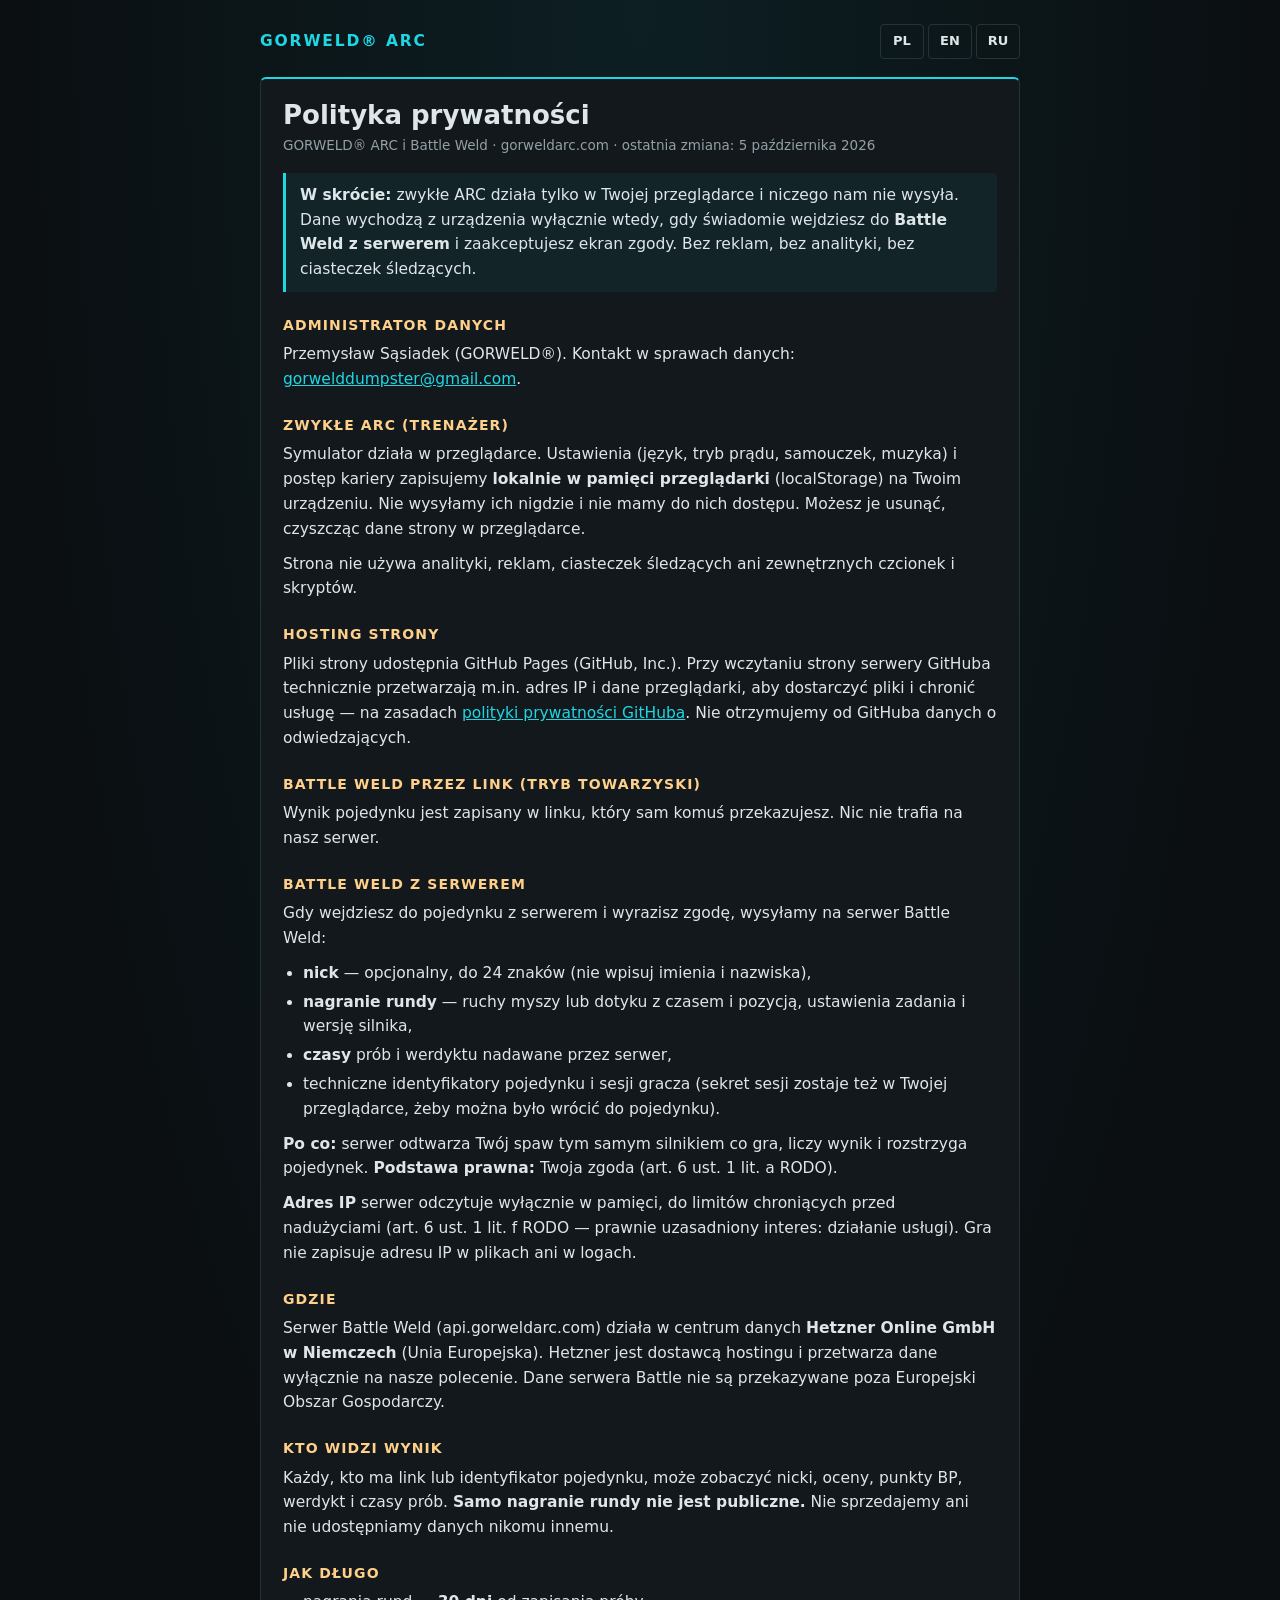
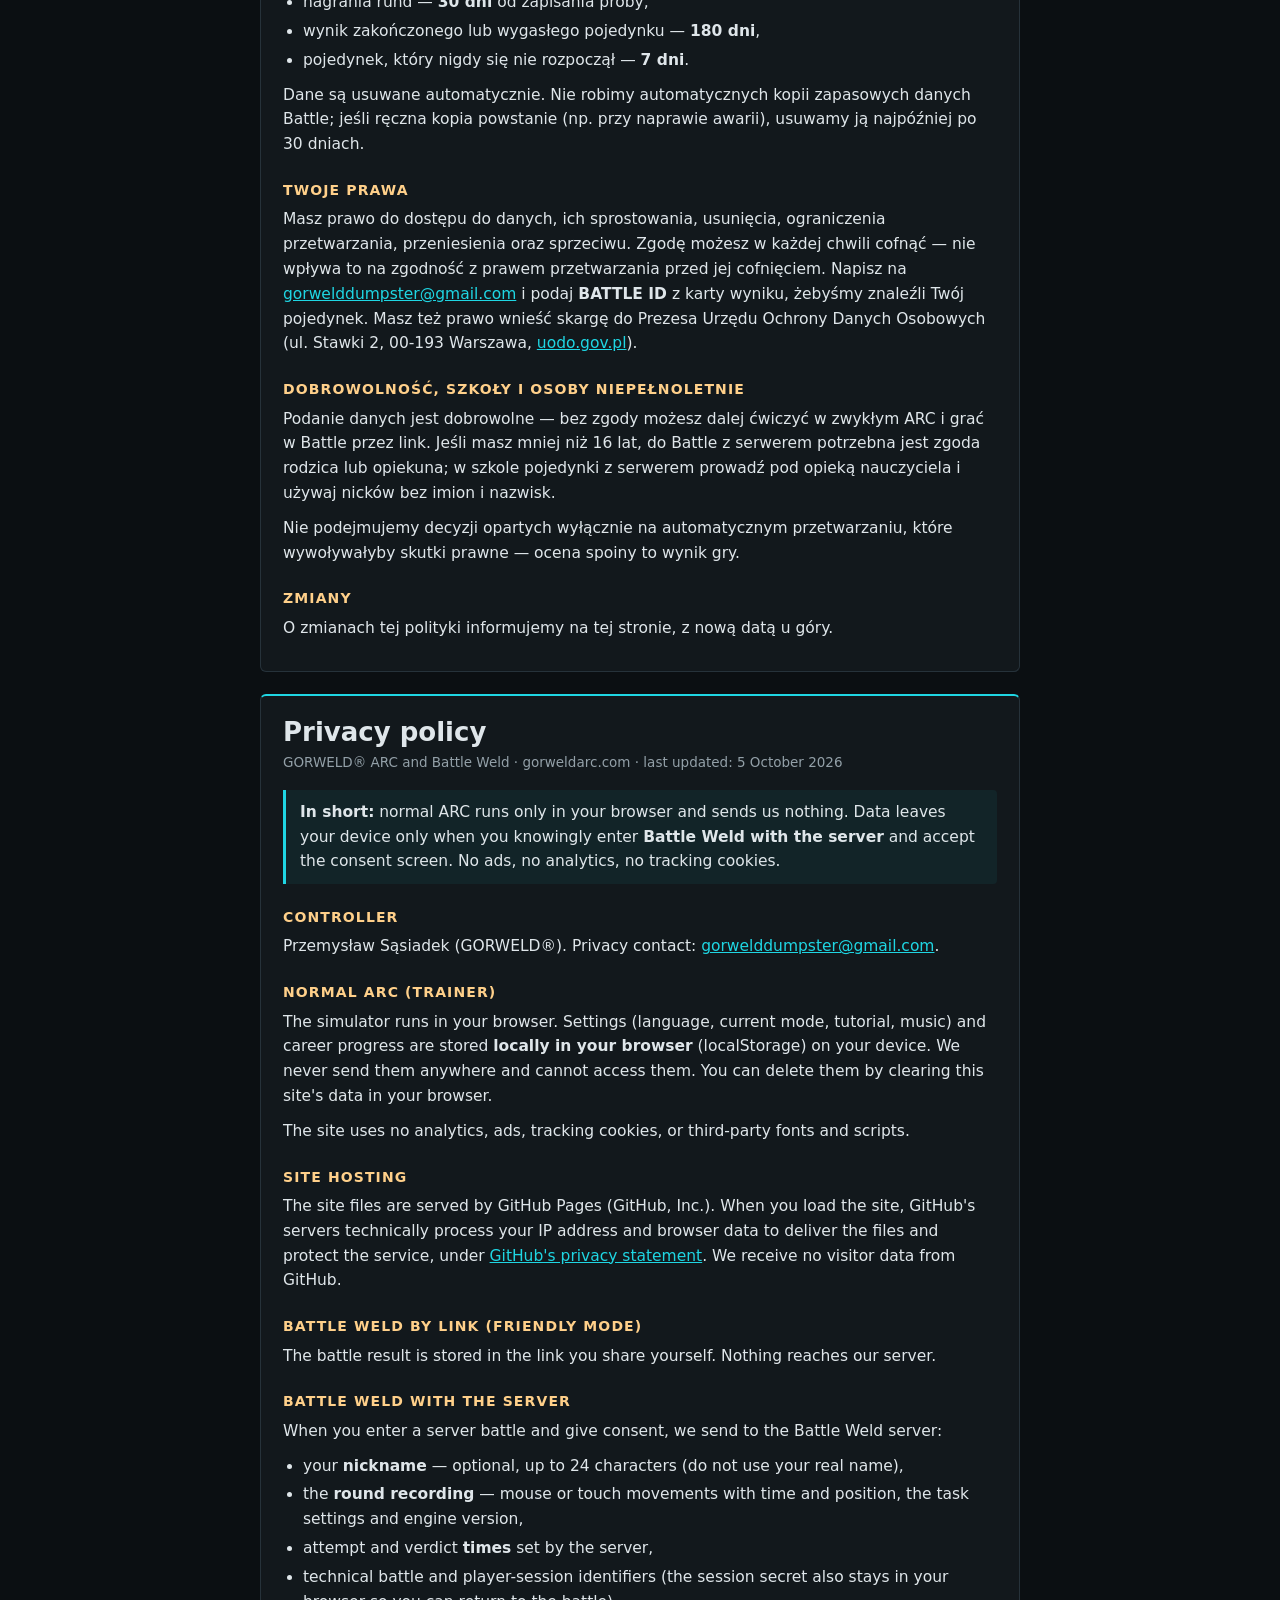
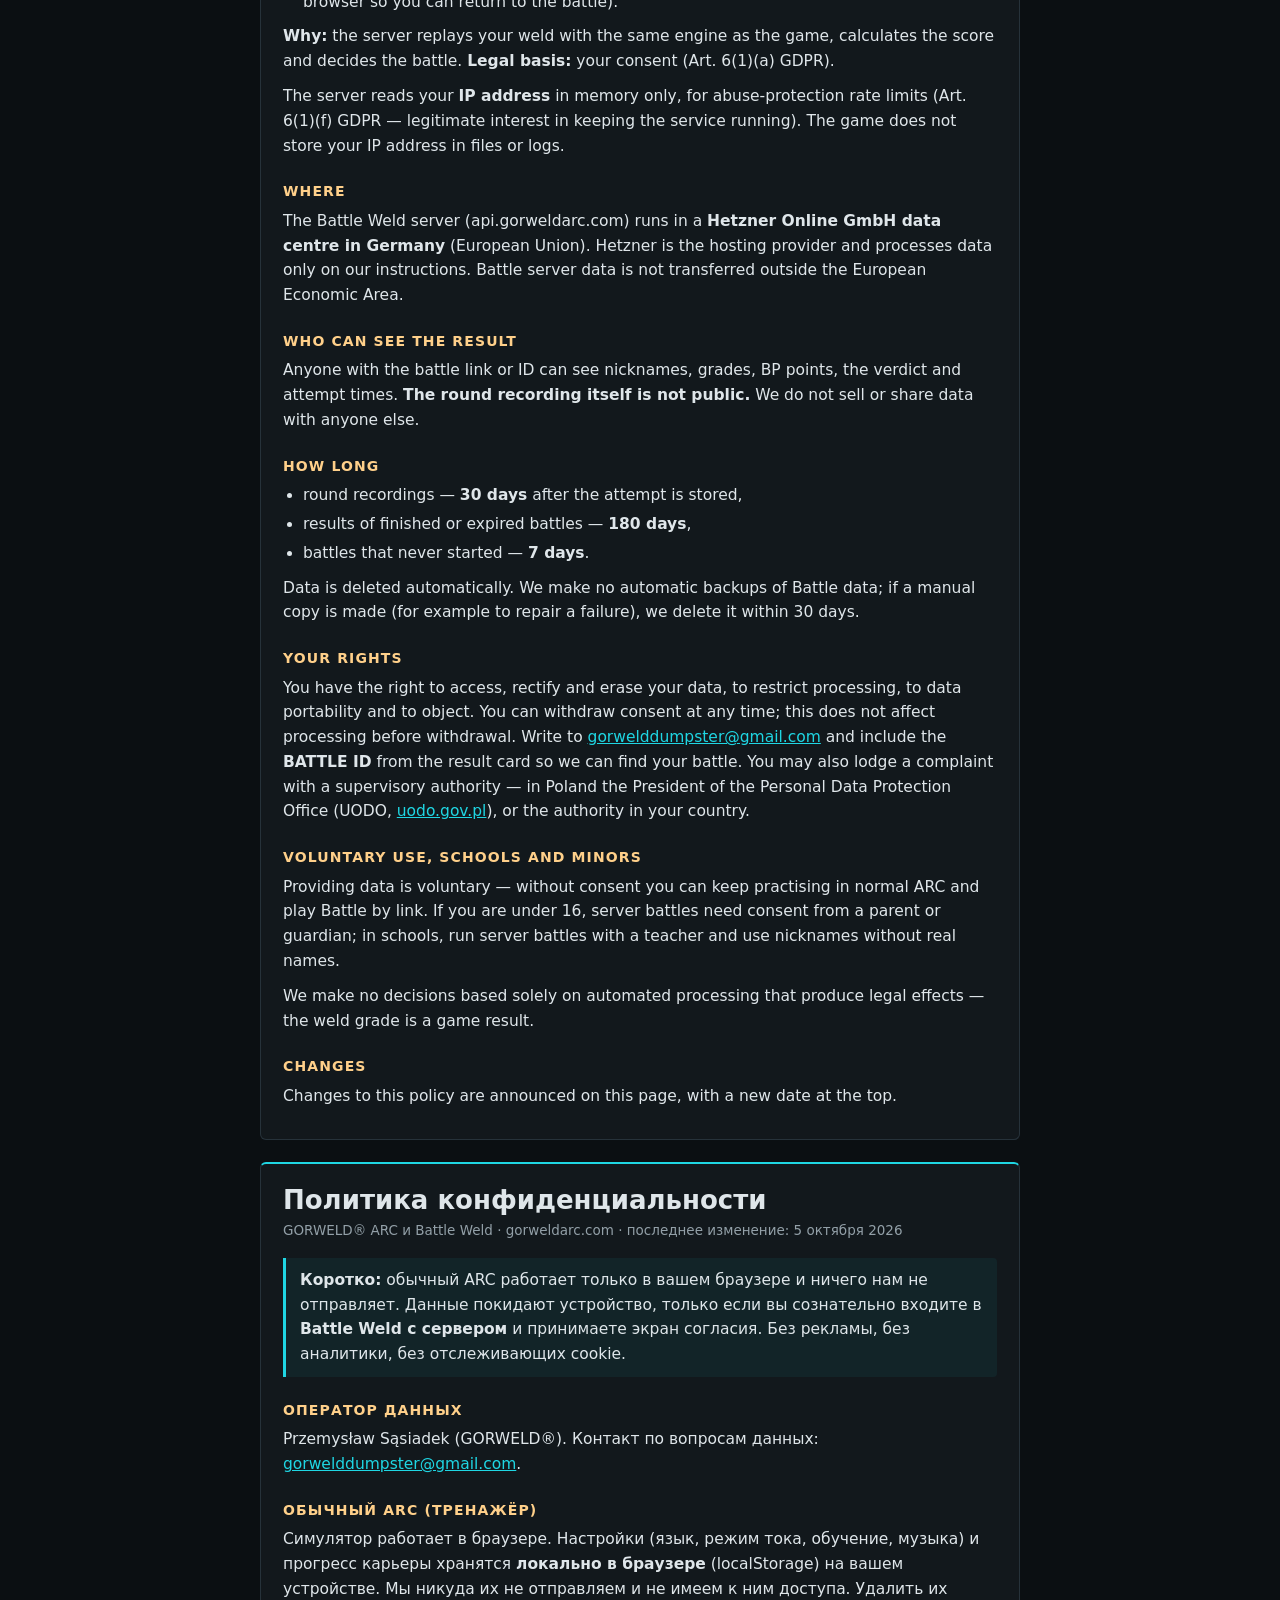
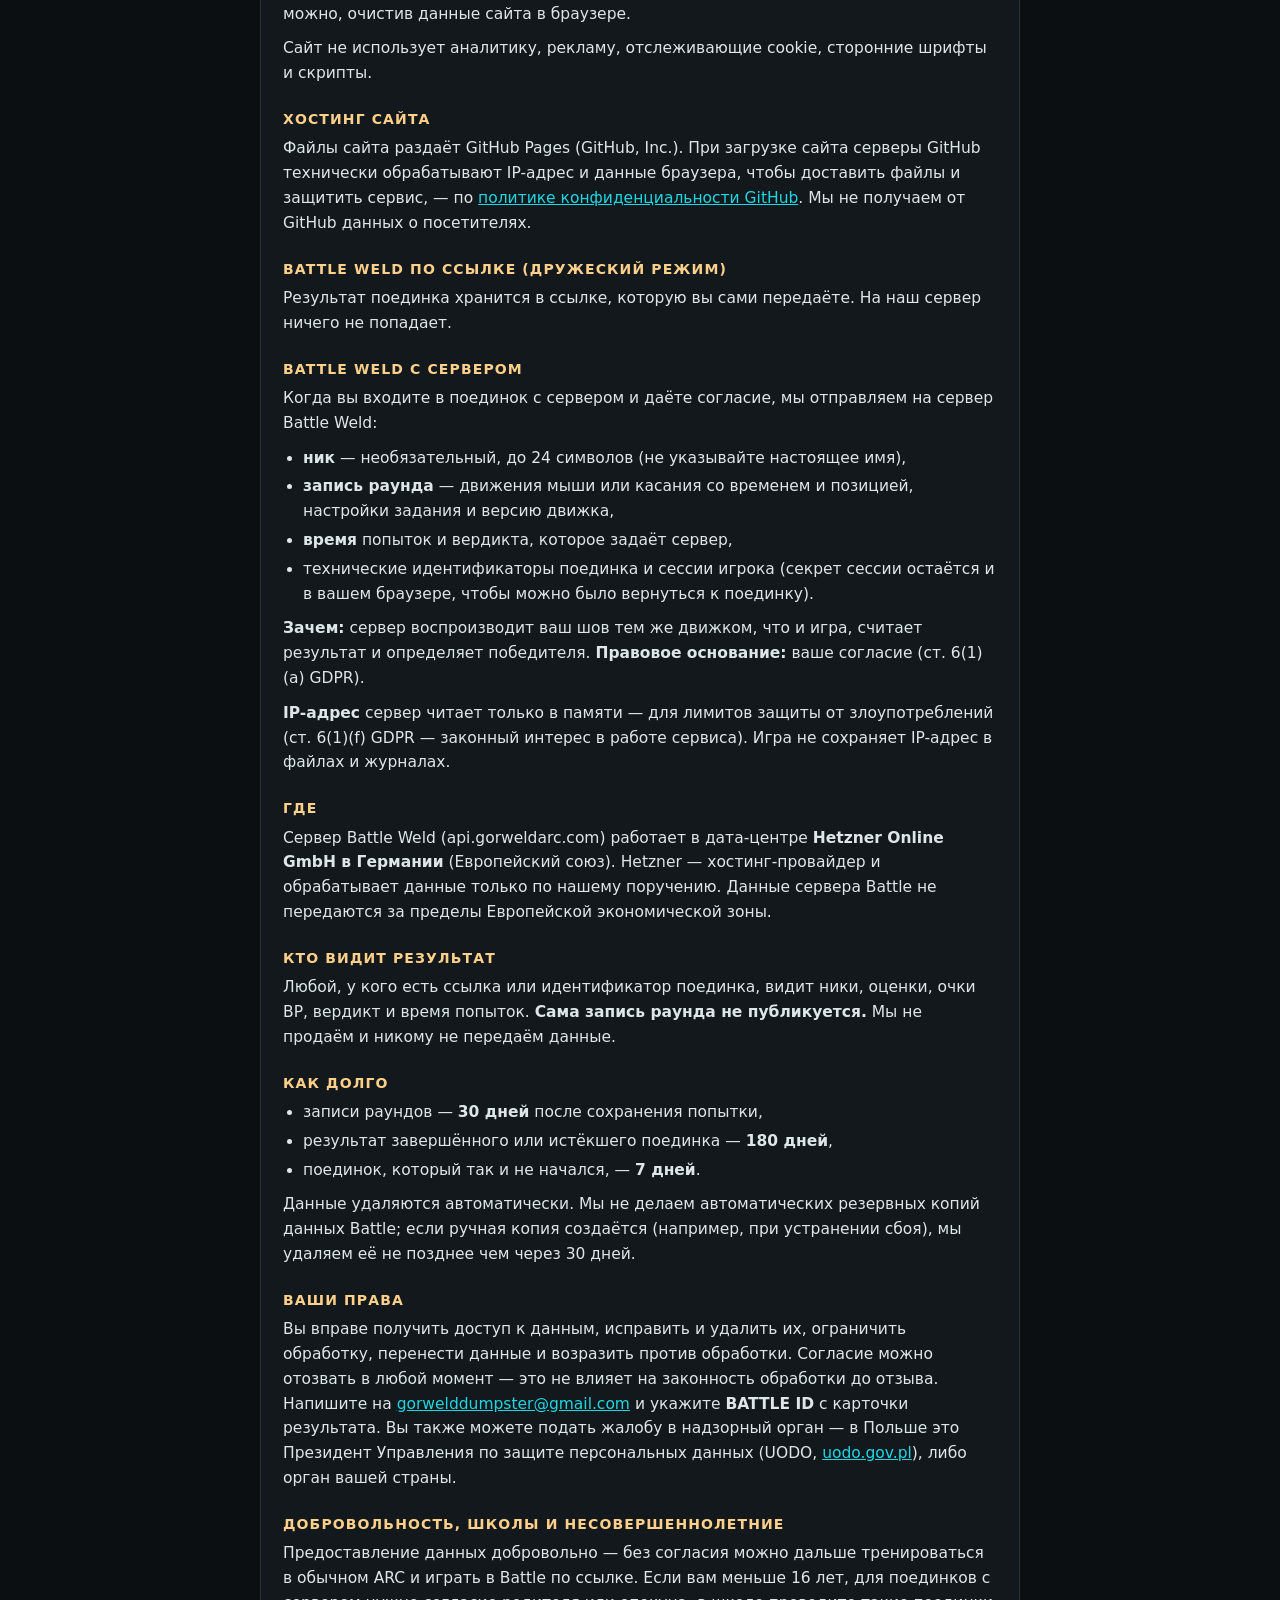
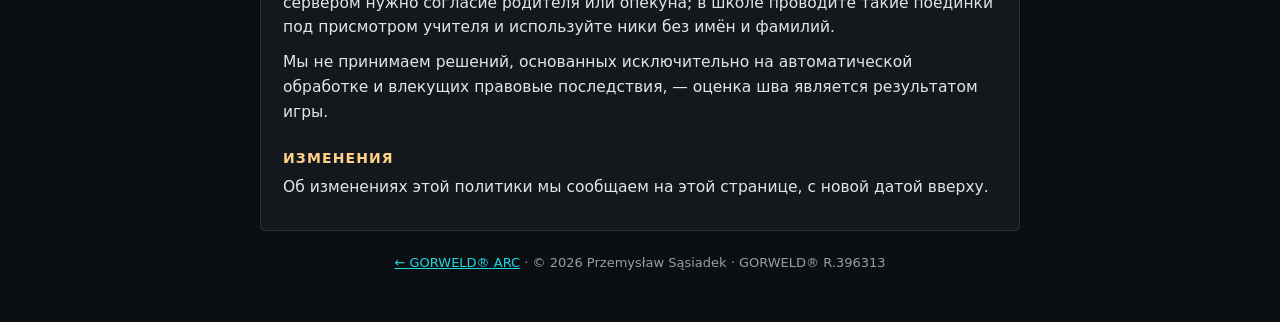
<file: prywatnosc/index.html>
<!DOCTYPE html>
<!--
  GORWELD ARC — polityka prywatności / privacy policy / политика конфиденциальности.
  © 2026 Przemysław Sąsiadek (gorweld.com). GORWELD® — znak towarowy UPRP R.396313.
  Strona statyczna, bez skryptów zewnętrznych, bez ciasteczek, bez analityki.
-->
<html lang="pl">
<head>
<meta charset="UTF-8">
<meta name="viewport" content="width=device-width,initial-scale=1">
<title>Prywatność — GORWELD® ARC</title>
<meta name="description" content="Polityka prywatności GORWELD ARC i Battle Weld: jakie dane, gdzie, jak długo i jakie masz prawa. Privacy policy (EN) · Политика конфиденциальности (RU).">
<link rel="canonical" href="https://gorweldarc.com/prywatnosc/">
<link rel="icon" href="/favicon.png">
<style>
  :root{--bg:#0b0f12;--panel:#12181c;--line:#26323a;--text:#dfe6ea;--dim:#93a0a8;--cyan:#1fd6e3;--amber:#ffd08a}
  *{box-sizing:border-box}
  body{margin:0;background:radial-gradient(ellipse 70% 40% at 50% 0%,rgba(31,214,227,.08),transparent 70%),var(--bg);color:var(--text);
    font:15.5px/1.6 system-ui,"Segoe UI",Arial,sans-serif;padding:24px 16px 48px}
  main{max-width:760px;margin:0 auto}
  header{display:flex;flex-wrap:wrap;align-items:center;justify-content:space-between;gap:12px;margin-bottom:18px}
  .brand{font-weight:800;letter-spacing:.12em;color:var(--cyan);text-decoration:none}
  nav a{display:inline-block;min-width:44px;padding:6px 10px;margin-left:4px;border:1px solid var(--line);border-radius:4px;color:var(--text);
    text-decoration:none;font-weight:700;font-size:13px;text-align:center}
  nav a:hover,nav a:focus-visible{border-color:var(--cyan);outline:none}
  article{background:var(--panel);border:1px solid var(--line);border-top:2px solid var(--cyan);border-radius:6px;padding:20px 22px;margin-bottom:22px}
  h1{margin:0 0 4px;font-size:26px;line-height:1.25}
  .upd{margin:0 0 16px;color:var(--dim);font-size:13.5px}
  h2{margin:22px 0 6px;font-size:14px;letter-spacing:.08em;text-transform:uppercase;color:var(--amber)}
  p,ul{margin:0 0 10px} ul{padding-left:20px} li{margin-bottom:4px}
  a{color:var(--cyan)}
  .box{border-left:3px solid var(--cyan);background:rgba(31,214,227,.06);padding:10px 14px;margin:12px 0;border-radius:0 4px 4px 0}
  footer{color:var(--dim);font-size:13px;text-align:center}
  @media (max-width:520px){article{padding:16px}h1{font-size:22px}}
</style>
</head>
<body>
<main>
<header>
  <a class="brand" href="/">GORWELD® ARC</a>
  <nav aria-label="Język / Language / Язык"><a href="#pl" hreflang="pl">PL</a><a href="#en" hreflang="en">EN</a><a href="#ru" hreflang="ru">RU</a></nav>
</header>

<article id="pl" lang="pl">
  <h1>Polityka prywatności</h1>
  <p class="upd">GORWELD® ARC i Battle Weld · gorweldarc.com · ostatnia zmiana: 5 października 2026</p>

  <div class="box"><b>W skrócie:</b> zwykłe ARC działa tylko w Twojej przeglądarce i niczego nam nie wysyła. Dane wychodzą z urządzenia wyłącznie wtedy, gdy świadomie wejdziesz do <b>Battle Weld z serwerem</b> i zaakceptujesz ekran zgody. Bez reklam, bez analityki, bez ciasteczek śledzących.</div>

  <h2>Administrator danych</h2>
  <p>Przemysław Sąsiadek (GORWELD®). Kontakt w sprawach danych: <a href="mailto:gorwelddumpster@gmail.com">gorwelddumpster@gmail.com</a>.</p>

  <h2>Zwykłe ARC (trenażer)</h2>
  <p>Symulator działa w przeglądarce. Ustawienia (język, tryb prądu, samouczek, muzyka) i postęp kariery zapisujemy <b>lokalnie w pamięci przeglądarki</b> (localStorage) na Twoim urządzeniu. Nie wysyłamy ich nigdzie i nie mamy do nich dostępu. Możesz je usunąć, czyszcząc dane strony w przeglądarce.</p>
  <p>Strona nie używa analityki, reklam, ciasteczek śledzących ani zewnętrznych czcionek i skryptów.</p>

  <h2>Hosting strony</h2>
  <p>Pliki strony udostępnia GitHub Pages (GitHub, Inc.). Przy wczytaniu strony serwery GitHuba technicznie przetwarzają m.in. adres IP i dane przeglądarki, aby dostarczyć pliki i chronić usługę — na zasadach <a href="https://docs.github.com/site-policy/privacy-policies/github-general-privacy-statement" rel="noopener">polityki prywatności GitHuba</a>. Nie otrzymujemy od GitHuba danych o odwiedzających.</p>

  <h2>Battle Weld przez link (tryb towarzyski)</h2>
  <p>Wynik pojedynku jest zapisany w linku, który sam komuś przekazujesz. Nic nie trafia na nasz serwer.</p>

  <h2>Battle Weld z serwerem</h2>
  <p>Gdy wejdziesz do pojedynku z serwerem i wyrazisz zgodę, wysyłamy na serwer Battle Weld:</p>
  <ul>
    <li><b>nick</b> — opcjonalny, do 24 znaków (nie wpisuj imienia i nazwiska),</li>
    <li><b>nagranie rundy</b> — ruchy myszy lub dotyku z czasem i pozycją, ustawienia zadania i wersję silnika,</li>
    <li><b>czasy</b> prób i werdyktu nadawane przez serwer,</li>
    <li>techniczne identyfikatory pojedynku i sesji gracza (sekret sesji zostaje też w Twojej przeglądarce, żeby można było wrócić do pojedynku).</li>
  </ul>
  <p><b>Po co:</b> serwer odtwarza Twój spaw tym samym silnikiem co gra, liczy wynik i rozstrzyga pojedynek. <b>Podstawa prawna:</b> Twoja zgoda (art. 6 ust. 1 lit. a RODO).</p>
  <p><b>Adres IP</b> serwer odczytuje wyłącznie w pamięci, do limitów chroniących przed nadużyciami (art. 6 ust. 1 lit. f RODO — prawnie uzasadniony interes: działanie usługi). Gra nie zapisuje adresu IP w plikach ani w logach.</p>

  <h2>Gdzie</h2>
  <p>Serwer Battle Weld (api.gorweldarc.com) działa w centrum danych <b>Hetzner Online GmbH w Niemczech</b> (Unia Europejska). Hetzner jest dostawcą hostingu i przetwarza dane wyłącznie na nasze polecenie. Dane serwera Battle nie są przekazywane poza Europejski Obszar Gospodarczy.</p>

  <h2>Kto widzi wynik</h2>
  <p>Każdy, kto ma link lub identyfikator pojedynku, może zobaczyć nicki, oceny, punkty BP, werdykt i czasy prób. <b>Samo nagranie rundy nie jest publiczne.</b> Nie sprzedajemy ani nie udostępniamy danych nikomu innemu.</p>

  <h2>Jak długo</h2>
  <ul>
    <li>nagrania rund — <b>30 dni</b> od zapisania próby,</li>
    <li>wynik zakończonego lub wygasłego pojedynku — <b>180 dni</b>,</li>
    <li>pojedynek, który nigdy się nie rozpoczął — <b>7 dni</b>.</li>
  </ul>
  <p>Dane są usuwane automatycznie. Nie robimy automatycznych kopii zapasowych danych Battle; jeśli ręczna kopia powstanie (np. przy naprawie awarii), usuwamy ją najpóźniej po 30 dniach.</p>

  <h2>Twoje prawa</h2>
  <p>Masz prawo do dostępu do danych, ich sprostowania, usunięcia, ograniczenia przetwarzania, przeniesienia oraz sprzeciwu. Zgodę możesz w każdej chwili cofnąć — nie wpływa to na zgodność z prawem przetwarzania przed jej cofnięciem. Napisz na <a href="mailto:gorwelddumpster@gmail.com">gorwelddumpster@gmail.com</a> i podaj <b>BATTLE ID</b> z karty wyniku, żebyśmy znaleźli Twój pojedynek. Masz też prawo wnieść skargę do Prezesa Urzędu Ochrony Danych Osobowych (ul. Stawki 2, 00-193 Warszawa, <a href="https://uodo.gov.pl" rel="noopener">uodo.gov.pl</a>).</p>

  <h2>Dobrowolność, szkoły i osoby niepełnoletnie</h2>
  <p>Podanie danych jest dobrowolne — bez zgody możesz dalej ćwiczyć w zwykłym ARC i grać w Battle przez link. Jeśli masz mniej niż 16 lat, do Battle z serwerem potrzebna jest zgoda rodzica lub opiekuna; w szkole pojedynki z serwerem prowadź pod opieką nauczyciela i używaj nicków bez imion i nazwisk.</p>
  <p>Nie podejmujemy decyzji opartych wyłącznie na automatycznym przetwarzaniu, które wywoływałyby skutki prawne — ocena spoiny to wynik gry.</p>

  <h2>Zmiany</h2>
  <p>O zmianach tej polityki informujemy na tej stronie, z nową datą u góry.</p>
</article>

<article id="en" lang="en">
  <h1>Privacy policy</h1>
  <p class="upd">GORWELD® ARC and Battle Weld · gorweldarc.com · last updated: 5 October 2026</p>

  <div class="box"><b>In short:</b> normal ARC runs only in your browser and sends us nothing. Data leaves your device only when you knowingly enter <b>Battle Weld with the server</b> and accept the consent screen. No ads, no analytics, no tracking cookies.</div>

  <h2>Controller</h2>
  <p>Przemysław Sąsiadek (GORWELD®). Privacy contact: <a href="mailto:gorwelddumpster@gmail.com">gorwelddumpster@gmail.com</a>.</p>

  <h2>Normal ARC (trainer)</h2>
  <p>The simulator runs in your browser. Settings (language, current mode, tutorial, music) and career progress are stored <b>locally in your browser</b> (localStorage) on your device. We never send them anywhere and cannot access them. You can delete them by clearing this site's data in your browser.</p>
  <p>The site uses no analytics, ads, tracking cookies, or third-party fonts and scripts.</p>

  <h2>Site hosting</h2>
  <p>The site files are served by GitHub Pages (GitHub, Inc.). When you load the site, GitHub's servers technically process your IP address and browser data to deliver the files and protect the service, under <a href="https://docs.github.com/site-policy/privacy-policies/github-general-privacy-statement" rel="noopener">GitHub's privacy statement</a>. We receive no visitor data from GitHub.</p>

  <h2>Battle Weld by link (friendly mode)</h2>
  <p>The battle result is stored in the link you share yourself. Nothing reaches our server.</p>

  <h2>Battle Weld with the server</h2>
  <p>When you enter a server battle and give consent, we send to the Battle Weld server:</p>
  <ul>
    <li>your <b>nickname</b> — optional, up to 24 characters (do not use your real name),</li>
    <li>the <b>round recording</b> — mouse or touch movements with time and position, the task settings and engine version,</li>
    <li>attempt and verdict <b>times</b> set by the server,</li>
    <li>technical battle and player-session identifiers (the session secret also stays in your browser so you can return to the battle).</li>
  </ul>
  <p><b>Why:</b> the server replays your weld with the same engine as the game, calculates the score and decides the battle. <b>Legal basis:</b> your consent (Art. 6(1)(a) GDPR).</p>
  <p>The server reads your <b>IP address</b> in memory only, for abuse-protection rate limits (Art. 6(1)(f) GDPR — legitimate interest in keeping the service running). The game does not store your IP address in files or logs.</p>

  <h2>Where</h2>
  <p>The Battle Weld server (api.gorweldarc.com) runs in a <b>Hetzner Online GmbH data centre in Germany</b> (European Union). Hetzner is the hosting provider and processes data only on our instructions. Battle server data is not transferred outside the European Economic Area.</p>

  <h2>Who can see the result</h2>
  <p>Anyone with the battle link or ID can see nicknames, grades, BP points, the verdict and attempt times. <b>The round recording itself is not public.</b> We do not sell or share data with anyone else.</p>

  <h2>How long</h2>
  <ul>
    <li>round recordings — <b>30 days</b> after the attempt is stored,</li>
    <li>results of finished or expired battles — <b>180 days</b>,</li>
    <li>battles that never started — <b>7 days</b>.</li>
  </ul>
  <p>Data is deleted automatically. We make no automatic backups of Battle data; if a manual copy is made (for example to repair a failure), we delete it within 30 days.</p>

  <h2>Your rights</h2>
  <p>You have the right to access, rectify and erase your data, to restrict processing, to data portability and to object. You can withdraw consent at any time; this does not affect processing before withdrawal. Write to <a href="mailto:gorwelddumpster@gmail.com">gorwelddumpster@gmail.com</a> and include the <b>BATTLE ID</b> from the result card so we can find your battle. You may also lodge a complaint with a supervisory authority — in Poland the President of the Personal Data Protection Office (UODO, <a href="https://uodo.gov.pl" rel="noopener">uodo.gov.pl</a>), or the authority in your country.</p>

  <h2>Voluntary use, schools and minors</h2>
  <p>Providing data is voluntary — without consent you can keep practising in normal ARC and play Battle by link. If you are under 16, server battles need consent from a parent or guardian; in schools, run server battles with a teacher and use nicknames without real names.</p>
  <p>We make no decisions based solely on automated processing that produce legal effects — the weld grade is a game result.</p>

  <h2>Changes</h2>
  <p>Changes to this policy are announced on this page, with a new date at the top.</p>
</article>

<article id="ru" lang="ru">
  <h1>Политика конфиденциальности</h1>
  <p class="upd">GORWELD® ARC и Battle Weld · gorweldarc.com · последнее изменение: 5 октября 2026</p>

  <div class="box"><b>Коротко:</b> обычный ARC работает только в вашем браузере и ничего нам не отправляет. Данные покидают устройство, только если вы сознательно входите в <b>Battle Weld с сервером</b> и принимаете экран согласия. Без рекламы, без аналитики, без отслеживающих cookie.</div>

  <h2>Оператор данных</h2>
  <p>Przemysław Sąsiadek (GORWELD®). Контакт по вопросам данных: <a href="mailto:gorwelddumpster@gmail.com">gorwelddumpster@gmail.com</a>.</p>

  <h2>Обычный ARC (тренажёр)</h2>
  <p>Симулятор работает в браузере. Настройки (язык, режим тока, обучение, музыка) и прогресс карьеры хранятся <b>локально в браузере</b> (localStorage) на вашем устройстве. Мы никуда их не отправляем и не имеем к ним доступа. Удалить их можно, очистив данные сайта в браузере.</p>
  <p>Сайт не использует аналитику, рекламу, отслеживающие cookie, сторонние шрифты и скрипты.</p>

  <h2>Хостинг сайта</h2>
  <p>Файлы сайта раздаёт GitHub Pages (GitHub, Inc.). При загрузке сайта серверы GitHub технически обрабатывают IP-адрес и данные браузера, чтобы доставить файлы и защитить сервис, — по <a href="https://docs.github.com/site-policy/privacy-policies/github-general-privacy-statement" rel="noopener">политике конфиденциальности GitHub</a>. Мы не получаем от GitHub данных о посетителях.</p>

  <h2>Battle Weld по ссылке (дружеский режим)</h2>
  <p>Результат поединка хранится в ссылке, которую вы сами передаёте. На наш сервер ничего не попадает.</p>

  <h2>Battle Weld с сервером</h2>
  <p>Когда вы входите в поединок с сервером и даёте согласие, мы отправляем на сервер Battle Weld:</p>
  <ul>
    <li><b>ник</b> — необязательный, до 24 символов (не указывайте настоящее имя),</li>
    <li><b>запись раунда</b> — движения мыши или касания со временем и позицией, настройки задания и версию движка,</li>
    <li><b>время</b> попыток и вердикта, которое задаёт сервер,</li>
    <li>технические идентификаторы поединка и сессии игрока (секрет сессии остаётся и в вашем браузере, чтобы можно было вернуться к поединку).</li>
  </ul>
  <p><b>Зачем:</b> сервер воспроизводит ваш шов тем же движком, что и игра, считает результат и определяет победителя. <b>Правовое основание:</b> ваше согласие (ст. 6(1)(a) GDPR).</p>
  <p><b>IP-адрес</b> сервер читает только в памяти — для лимитов защиты от злоупотреблений (ст. 6(1)(f) GDPR — законный интерес в работе сервиса). Игра не сохраняет IP-адрес в файлах и журналах.</p>

  <h2>Где</h2>
  <p>Сервер Battle Weld (api.gorweldarc.com) работает в дата-центре <b>Hetzner Online GmbH в Германии</b> (Европейский союз). Hetzner — хостинг-провайдер и обрабатывает данные только по нашему поручению. Данные сервера Battle не передаются за пределы Европейской экономической зоны.</p>

  <h2>Кто видит результат</h2>
  <p>Любой, у кого есть ссылка или идентификатор поединка, видит ники, оценки, очки BP, вердикт и время попыток. <b>Сама запись раунда не публикуется.</b> Мы не продаём и никому не передаём данные.</p>

  <h2>Как долго</h2>
  <ul>
    <li>записи раундов — <b>30 дней</b> после сохранения попытки,</li>
    <li>результат завершённого или истёкшего поединка — <b>180 дней</b>,</li>
    <li>поединок, который так и не начался, — <b>7 дней</b>.</li>
  </ul>
  <p>Данные удаляются автоматически. Мы не делаем автоматических резервных копий данных Battle; если ручная копия создаётся (например, при устранении сбоя), мы удаляем её не позднее чем через 30 дней.</p>

  <h2>Ваши права</h2>
  <p>Вы вправе получить доступ к данным, исправить и удалить их, ограничить обработку, перенести данные и возразить против обработки. Согласие можно отозвать в любой момент — это не влияет на законность обработки до отзыва. Напишите на <a href="mailto:gorwelddumpster@gmail.com">gorwelddumpster@gmail.com</a> и укажите <b>BATTLE ID</b> с карточки результата. Вы также можете подать жалобу в надзорный орган — в Польше это Президент Управления по защите персональных данных (UODO, <a href="https://uodo.gov.pl" rel="noopener">uodo.gov.pl</a>), либо орган вашей страны.</p>

  <h2>Добровольность, школы и несовершеннолетние</h2>
  <p>Предоставление данных добровольно — без согласия можно дальше тренироваться в обычном ARC и играть в Battle по ссылке. Если вам меньше 16 лет, для поединков с сервером нужно согласие родителя или опекуна; в школе проводите такие поединки под присмотром учителя и используйте ники без имён и фамилий.</p>
  <p>Мы не принимаем решений, основанных исключительно на автоматической обработке и влекущих правовые последствия, — оценка шва является результатом игры.</p>

  <h2>Изменения</h2>
  <p>Об изменениях этой политики мы сообщаем на этой странице, с новой датой вверху.</p>
</article>

<footer><a href="/">← GORWELD® ARC</a> · © 2026 Przemysław Sąsiadek · GORWELD® R.396313</footer>
</main>
</body>
</html>
</file>
